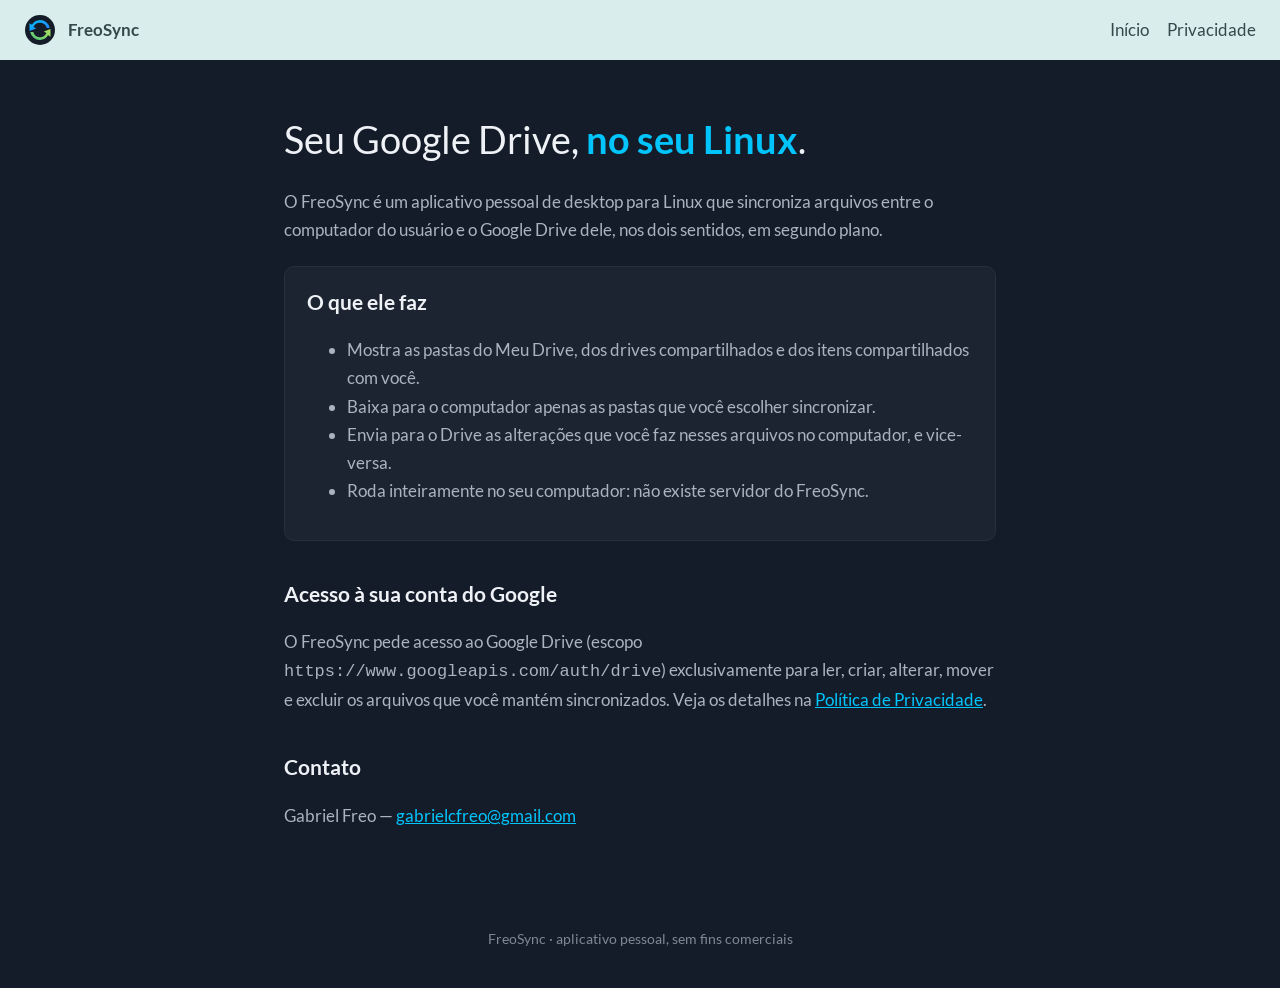
<file: index.html>
<!doctype html>
<html lang="pt-BR">
<head>
<meta charset="utf-8">
<meta name="viewport" content="width=device-width, initial-scale=1">
<title>FreoSync — sincronização do Google Drive para Linux</title>
<link rel="icon" href="logo.svg">
<link rel="stylesheet" href="style.css">
</head>
<body>
<header><img src="logo.svg" alt=""> FreoSync
  <nav><a href="./">Início</a><a href="privacidade.html">Privacidade</a></nav></header>
<main>
  <h1>Seu Google Drive, <b>no seu Linux</b>.</h1>
  <p>O FreoSync é um aplicativo pessoal de desktop para Linux que sincroniza arquivos entre o
  computador do usuário e o Google Drive dele, nos dois sentidos, em segundo plano.</p>

  <div class="card">
    <h2 style="margin-top:0">O que ele faz</h2>
    <ul>
      <li>Mostra as pastas do Meu Drive, dos drives compartilhados e dos itens compartilhados com você.</li>
      <li>Baixa para o computador apenas as pastas que você escolher sincronizar.</li>
      <li>Envia para o Drive as alterações que você faz nesses arquivos no computador, e vice-versa.</li>
      <li>Roda inteiramente no seu computador: não existe servidor do FreoSync.</li>
    </ul>
  </div>

  <h2>Acesso à sua conta do Google</h2>
  <p>O FreoSync pede acesso ao Google Drive (escopo <code>https://www.googleapis.com/auth/drive</code>)
  exclusivamente para ler, criar, alterar, mover e excluir os arquivos que você mantém sincronizados.
  Veja os detalhes na <a href="privacidade.html">Política de Privacidade</a>.</p>

  <h2>Contato</h2>
  <p>Gabriel Freo — <a href="mailto:gabrielcfreo@gmail.com">gabrielcfreo@gmail.com</a></p>
</main>
<footer>FreoSync · aplicativo pessoal, sem fins comerciais</footer>
</body>
</html>
</file>
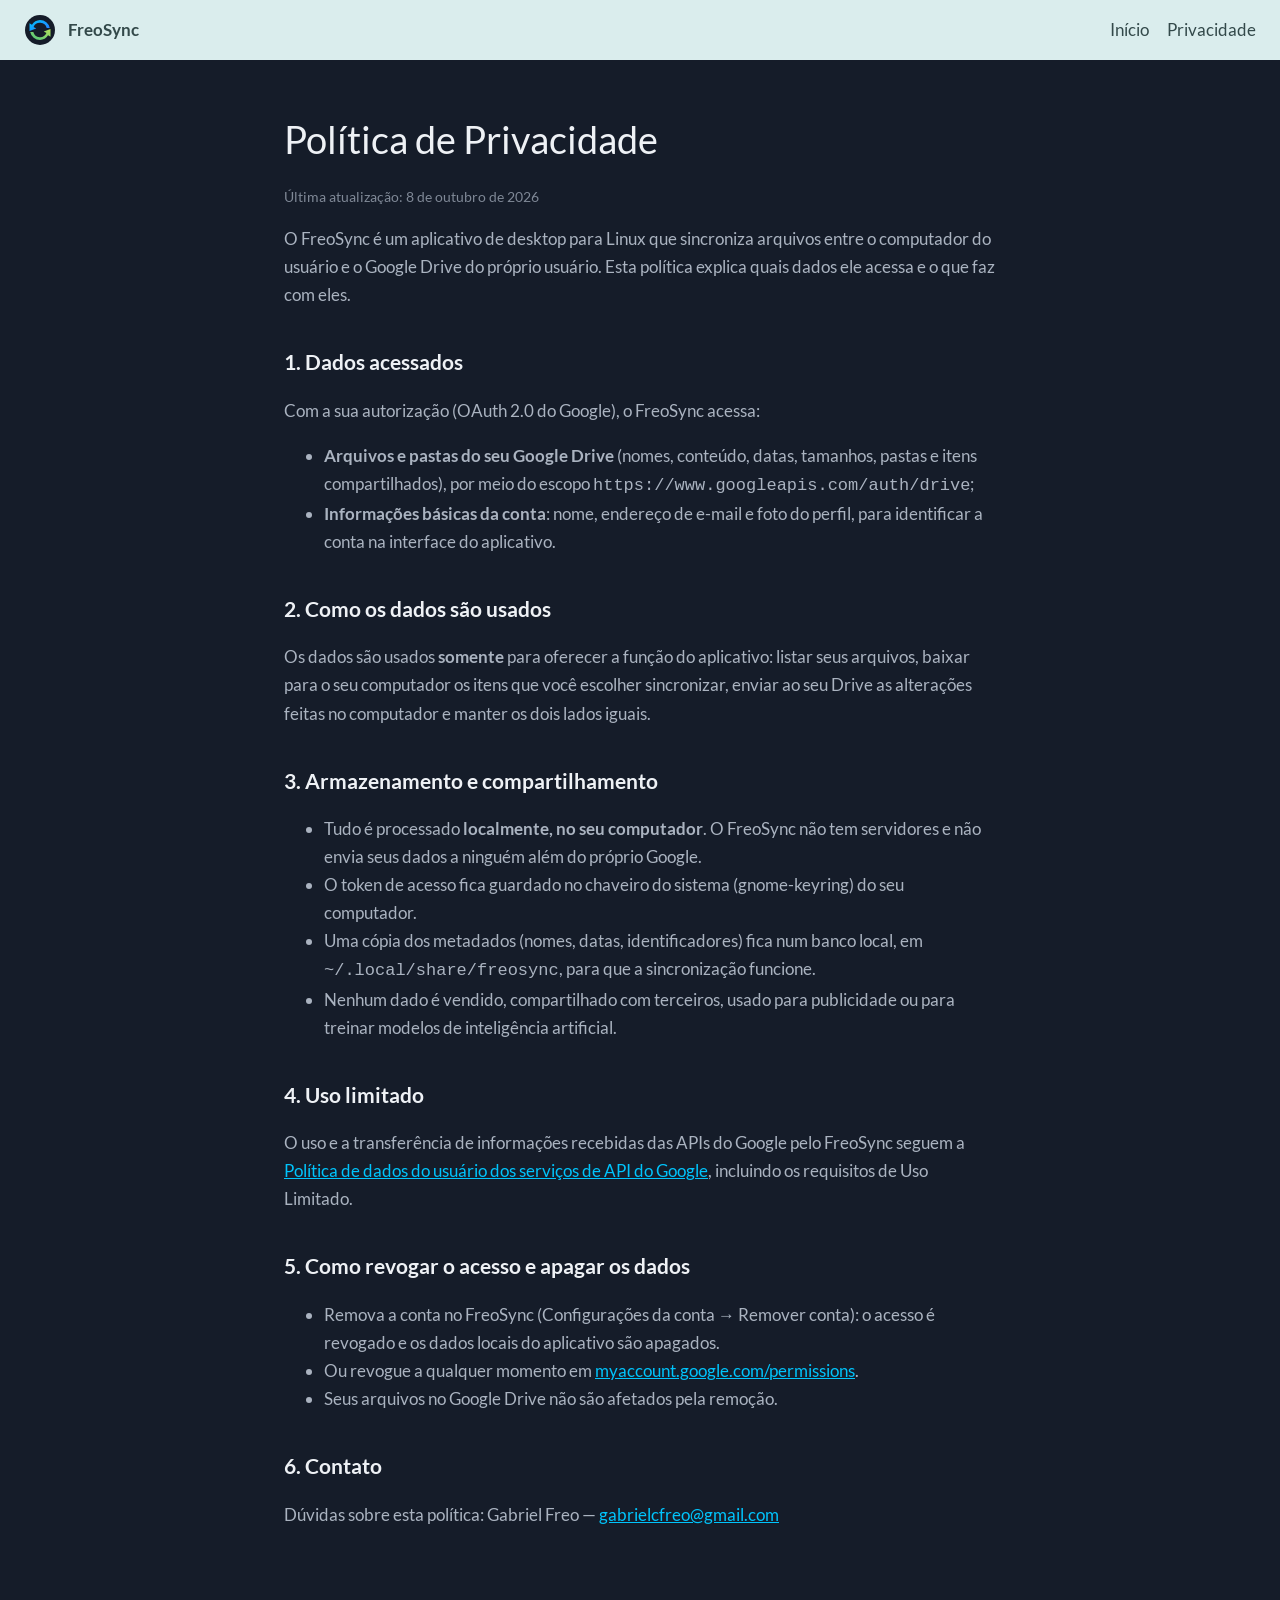
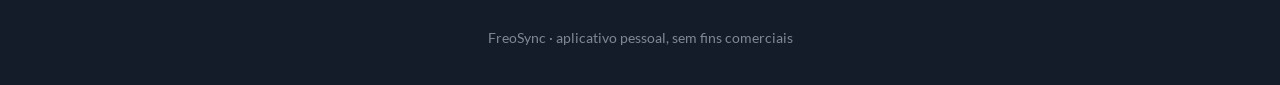
<file: privacidade.html>
<!doctype html>
<html lang="pt-BR">
<head>
<meta charset="utf-8">
<meta name="viewport" content="width=device-width, initial-scale=1">
<title>Política de Privacidade — FreoSync</title>
<link rel="icon" href="logo.svg">
<link rel="stylesheet" href="style.css">
</head>
<body>
<header><img src="logo.svg" alt=""> FreoSync
  <nav><a href="./">Início</a><a href="privacidade.html">Privacidade</a></nav></header>
<main>
  <h1>Política de Privacidade</h1>
  <p class="muted">Última atualização: 8 de outubro de 2026</p>

  <p>O FreoSync é um aplicativo de desktop para Linux que sincroniza arquivos entre o computador do
  usuário e o Google Drive do próprio usuário. Esta política explica quais dados ele acessa e o que faz com eles.</p>

  <h2>1. Dados acessados</h2>
  <p>Com a sua autorização (OAuth 2.0 do Google), o FreoSync acessa:</p>
  <ul>
    <li><b>Arquivos e pastas do seu Google Drive</b> (nomes, conteúdo, datas, tamanhos, pastas e
    itens compartilhados), por meio do escopo <code>https://www.googleapis.com/auth/drive</code>;</li>
    <li><b>Informações básicas da conta</b>: nome, endereço de e-mail e foto do perfil, para identificar a
    conta na interface do aplicativo.</li>
  </ul>

  <h2>2. Como os dados são usados</h2>
  <p>Os dados são usados <b>somente</b> para oferecer a função do aplicativo: listar seus arquivos,
  baixar para o seu computador os itens que você escolher sincronizar, enviar ao seu Drive as
  alterações feitas no computador e manter os dois lados iguais.</p>

  <h2>3. Armazenamento e compartilhamento</h2>
  <ul>
    <li>Tudo é processado <b>localmente, no seu computador</b>. O FreoSync não tem servidores e não envia seus
    dados a ninguém além do próprio Google.</li>
    <li>O token de acesso fica guardado no chaveiro do sistema (gnome-keyring) do seu computador.</li>
    <li>Uma cópia dos metadados (nomes, datas, identificadores) fica num banco local, em
    <code>~/.local/share/freosync</code>, para que a sincronização funcione.</li>
    <li>Nenhum dado é vendido, compartilhado com terceiros, usado para publicidade ou para treinar
    modelos de inteligência artificial.</li>
  </ul>

  <h2>4. Uso limitado</h2>
  <p>O uso e a transferência de informações recebidas das APIs do Google pelo FreoSync seguem a
  <a href="https://developers.google.com/terms/api-services-user-data-policy">Política de dados do usuário dos
  serviços de API do Google</a>, incluindo os requisitos de Uso Limitado.</p>

  <h2>5. Como revogar o acesso e apagar os dados</h2>
  <ul>
    <li>Remova a conta no FreoSync (Configurações da conta → Remover conta): o acesso é revogado e os dados
    locais do aplicativo são apagados.</li>
    <li>Ou revogue a qualquer momento em
    <a href="https://myaccount.google.com/permissions">myaccount.google.com/permissions</a>.</li>
    <li>Seus arquivos no Google Drive não são afetados pela remoção.</li>
  </ul>

  <h2>6. Contato</h2>
  <p>Dúvidas sobre esta política: Gabriel Freo — <a href="mailto:gabrielcfreo@gmail.com">gabrielcfreo@gmail.com</a></p>
</main>
<footer>FreoSync · aplicativo pessoal, sem fins comerciais</footer>
</body>
</html>
</file>
<file: style.css>
@font-face { font-family: "Lato"; font-weight: 400; src: url(lato-400-latin.woff2) format("woff2"); }
@font-face { font-family: "Lato"; font-weight: 700; src: url(lato-700-latin.woff2) format("woff2"); }
:root { --bg: #151c29; --card: #1c2431; --ink: #eef1f5; --ink-2: #aab3c0; --accent: #00c4fc; --green: #49c37d; }
* { box-sizing: border-box; }
body { margin: 0; background: var(--bg); color: var(--ink); font: 17px/1.65 "Lato", "Noto Sans", sans-serif; }
header { background: #daeded; color: #33494a; padding: 14px 24px; display: flex; align-items: center; gap: 12px; font-weight: 700; }
header img { width: 32px; height: 32px; }
header nav { margin-left: auto; display: flex; gap: 18px; font-weight: 400; }
header a { color: #33494a; text-decoration: none; }
main { max-width: 760px; margin: 0 auto; padding: 48px 24px 80px; }
h1 { font-weight: 400; font-size: 38px; margin: 0 0 8px; }
h1 b { color: var(--accent); }
h2 { font-size: 21px; margin: 36px 0 8px; }
p, li { color: var(--ink-2); }
a { color: var(--accent); }
.card { background: var(--card); border-radius: 10px; padding: 18px 22px; margin: 22px 0; border: 1px solid #262f3e; }
.muted { font-size: 14px; color: #7f8896; }
footer { text-align: center; color: #7f8896; font-size: 14px; padding: 0 24px 40px; }
</file>
